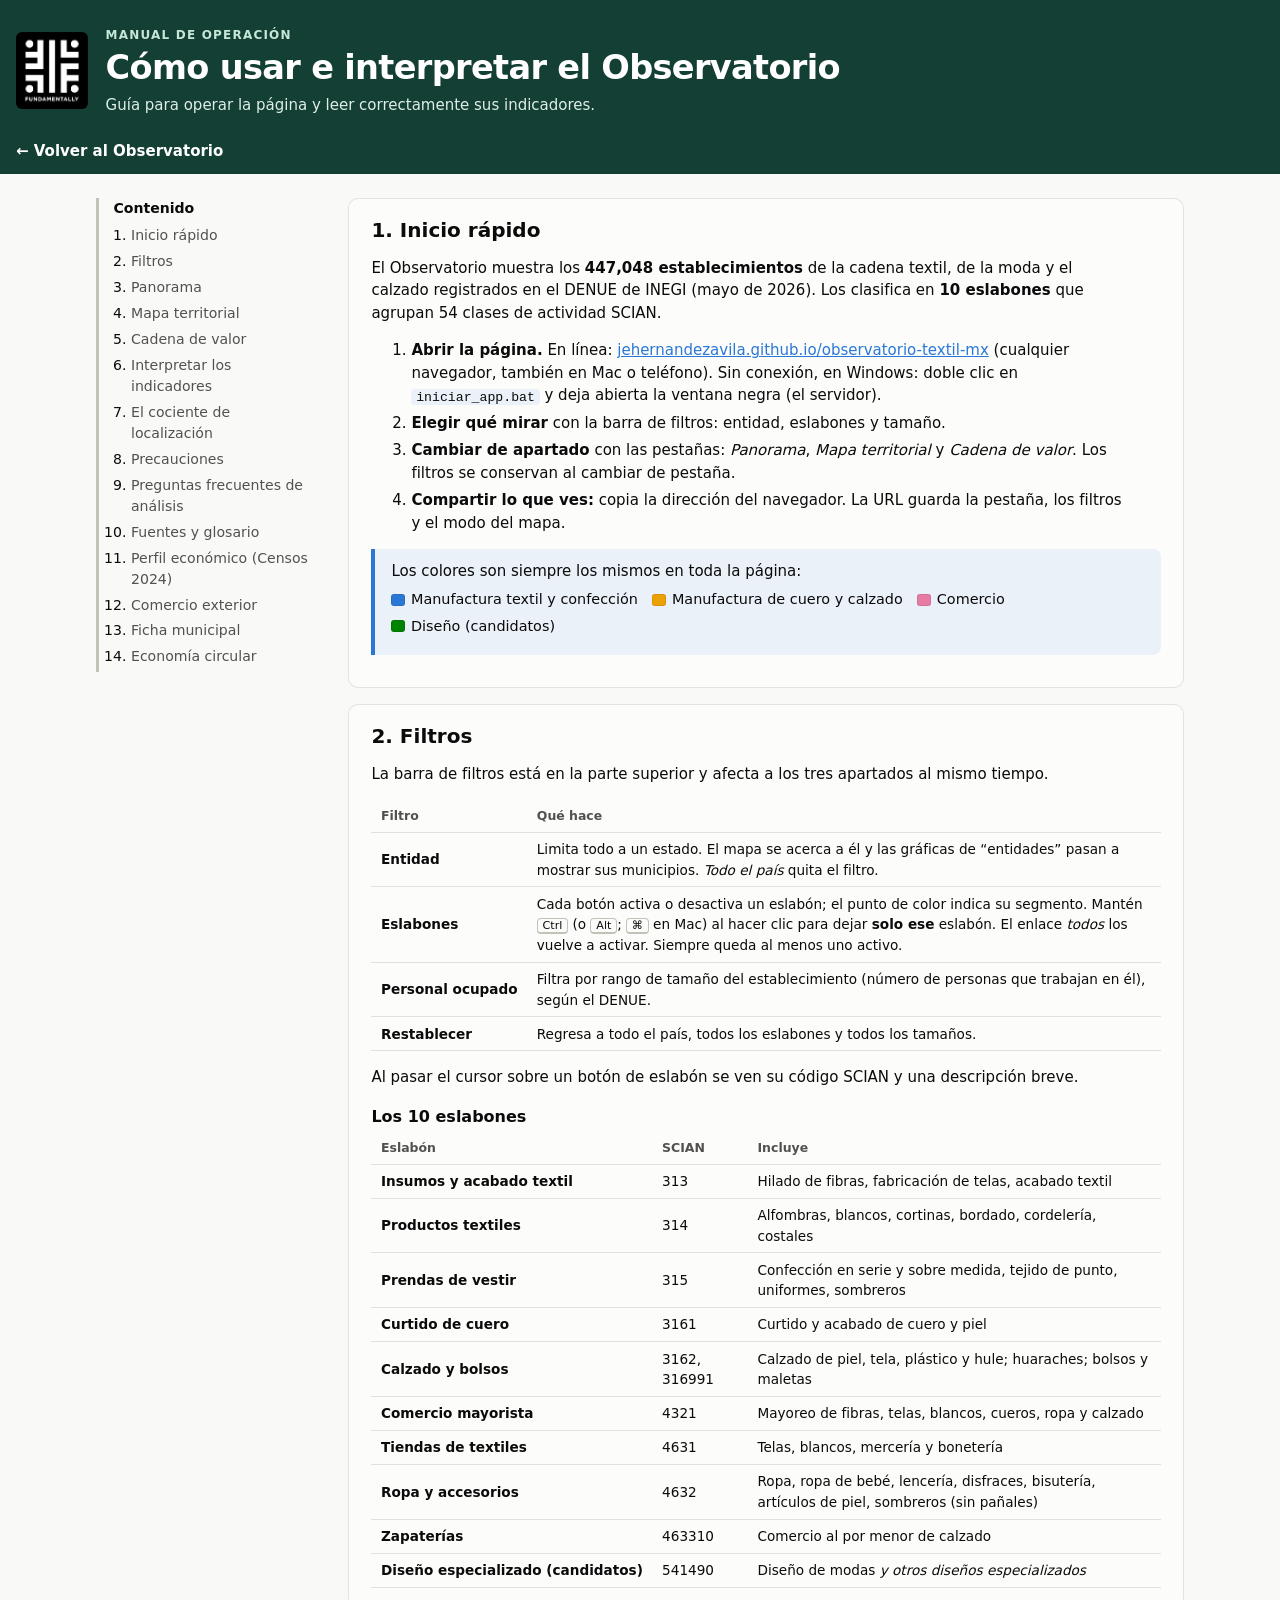
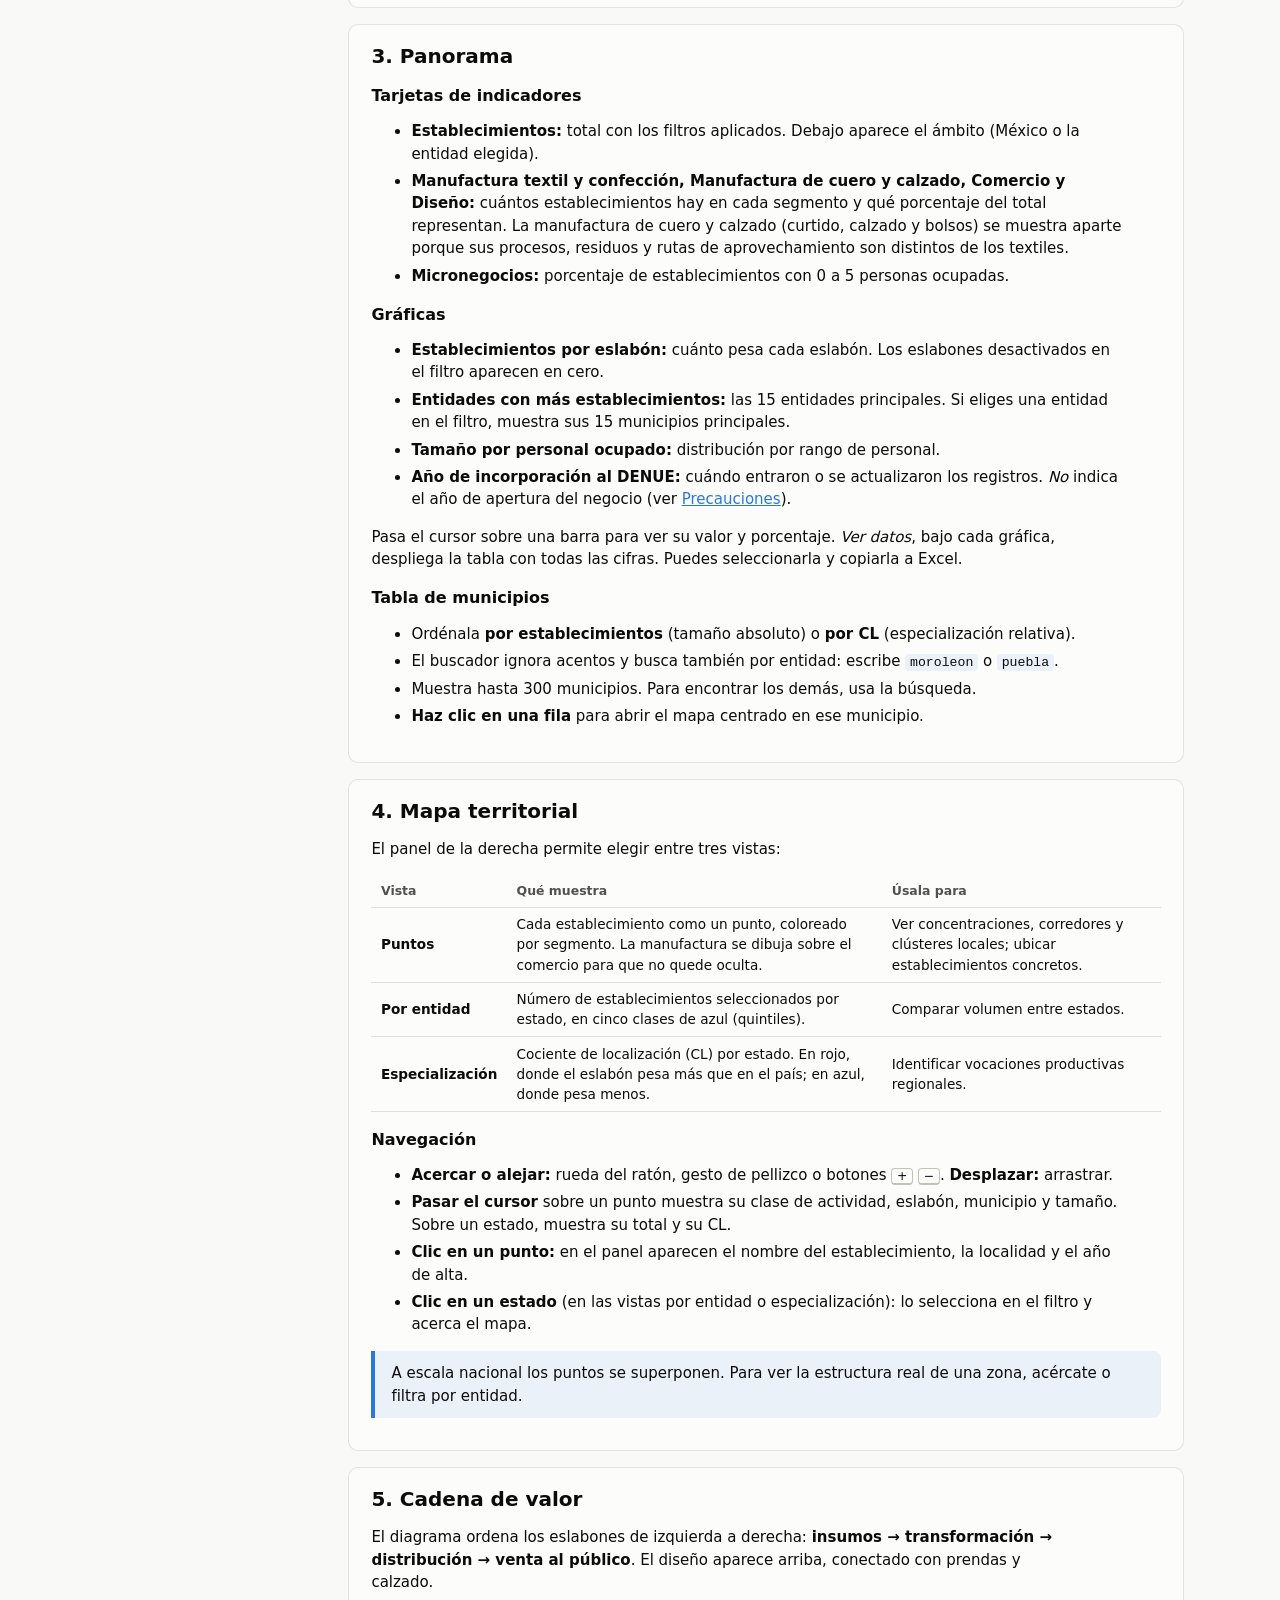
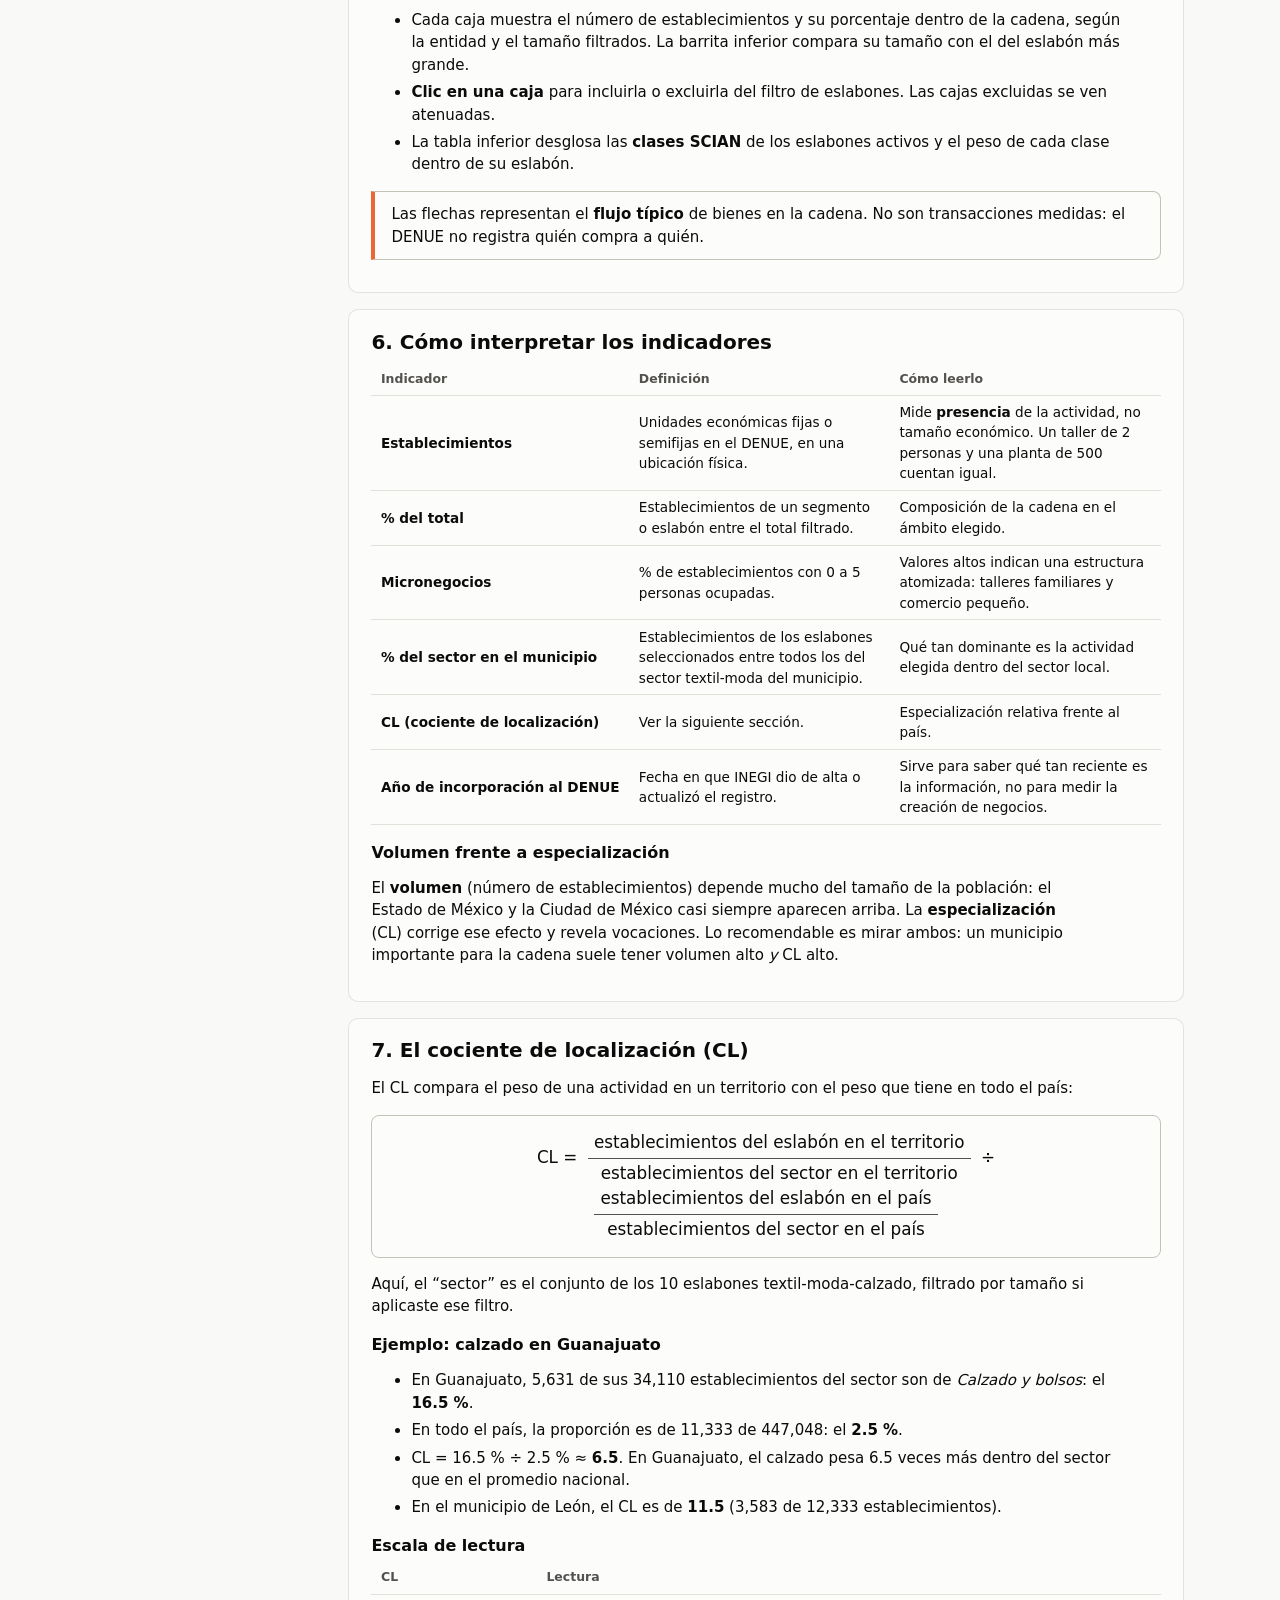
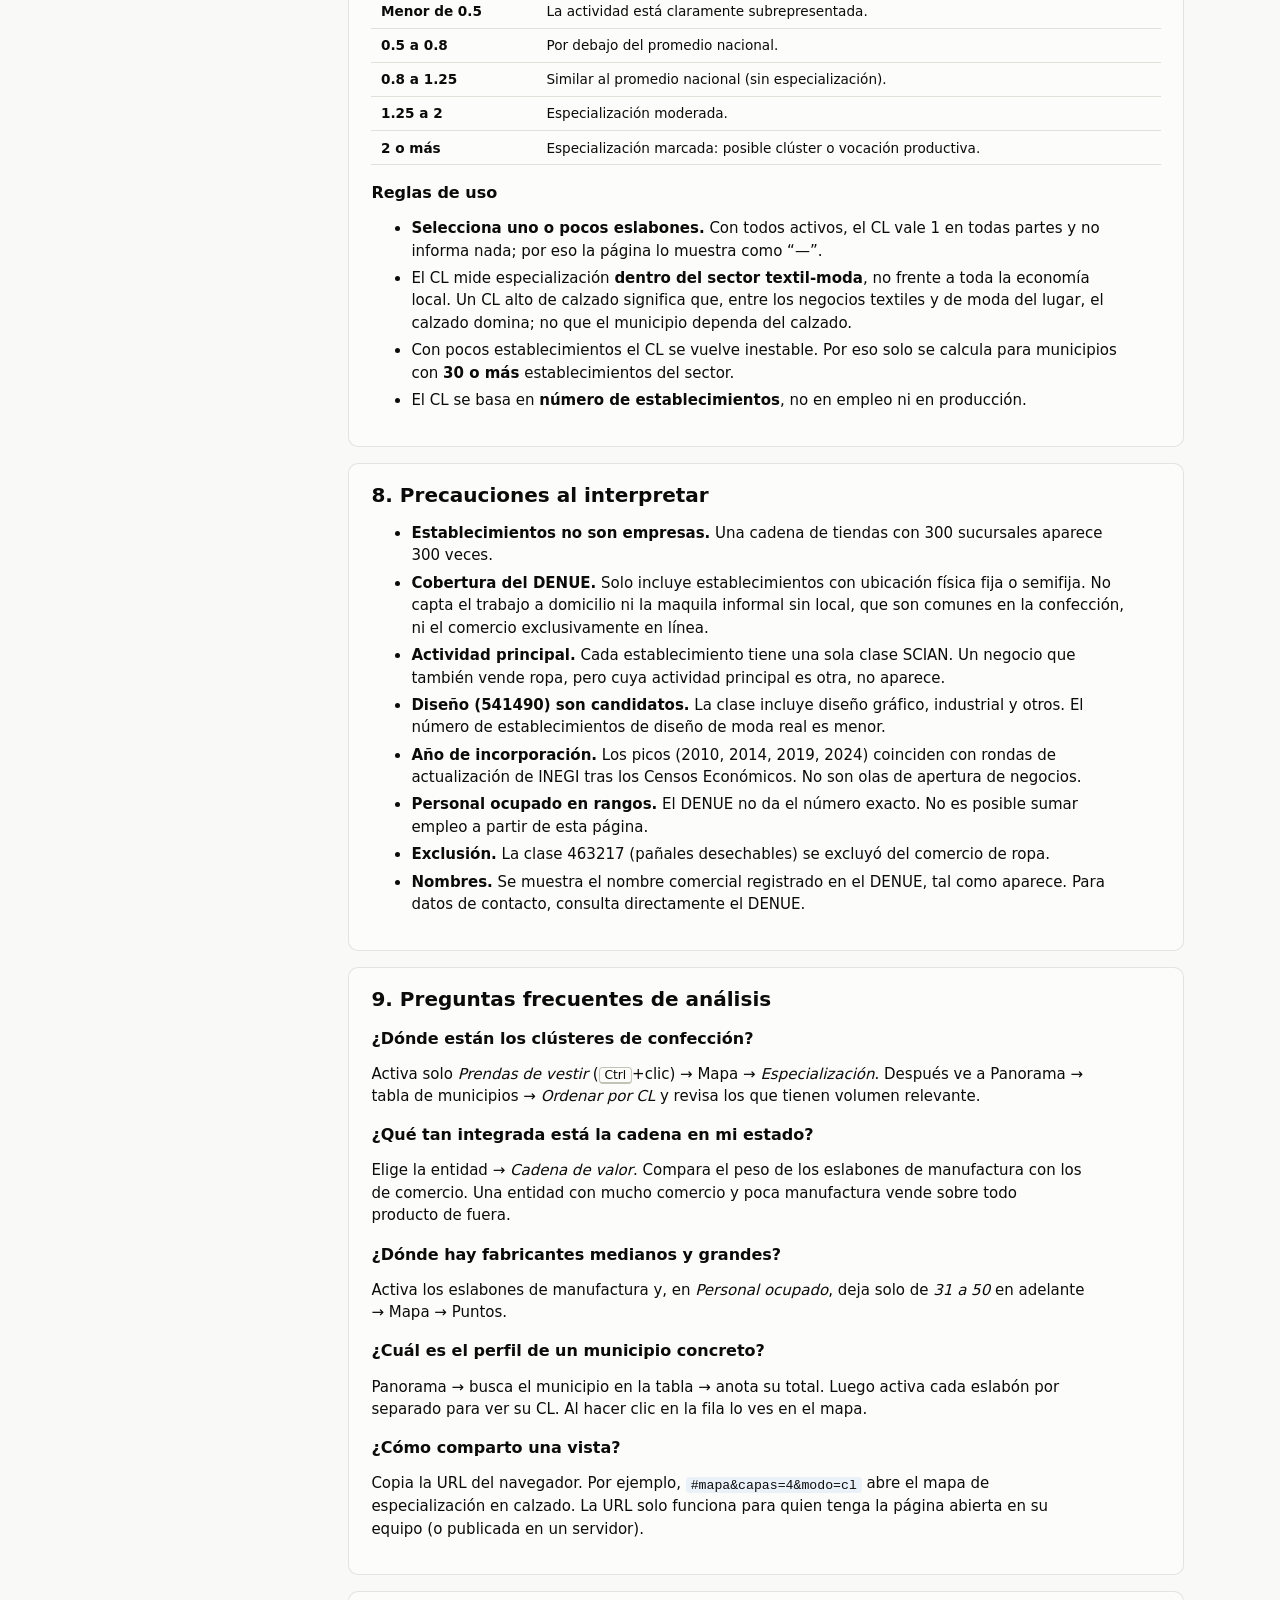
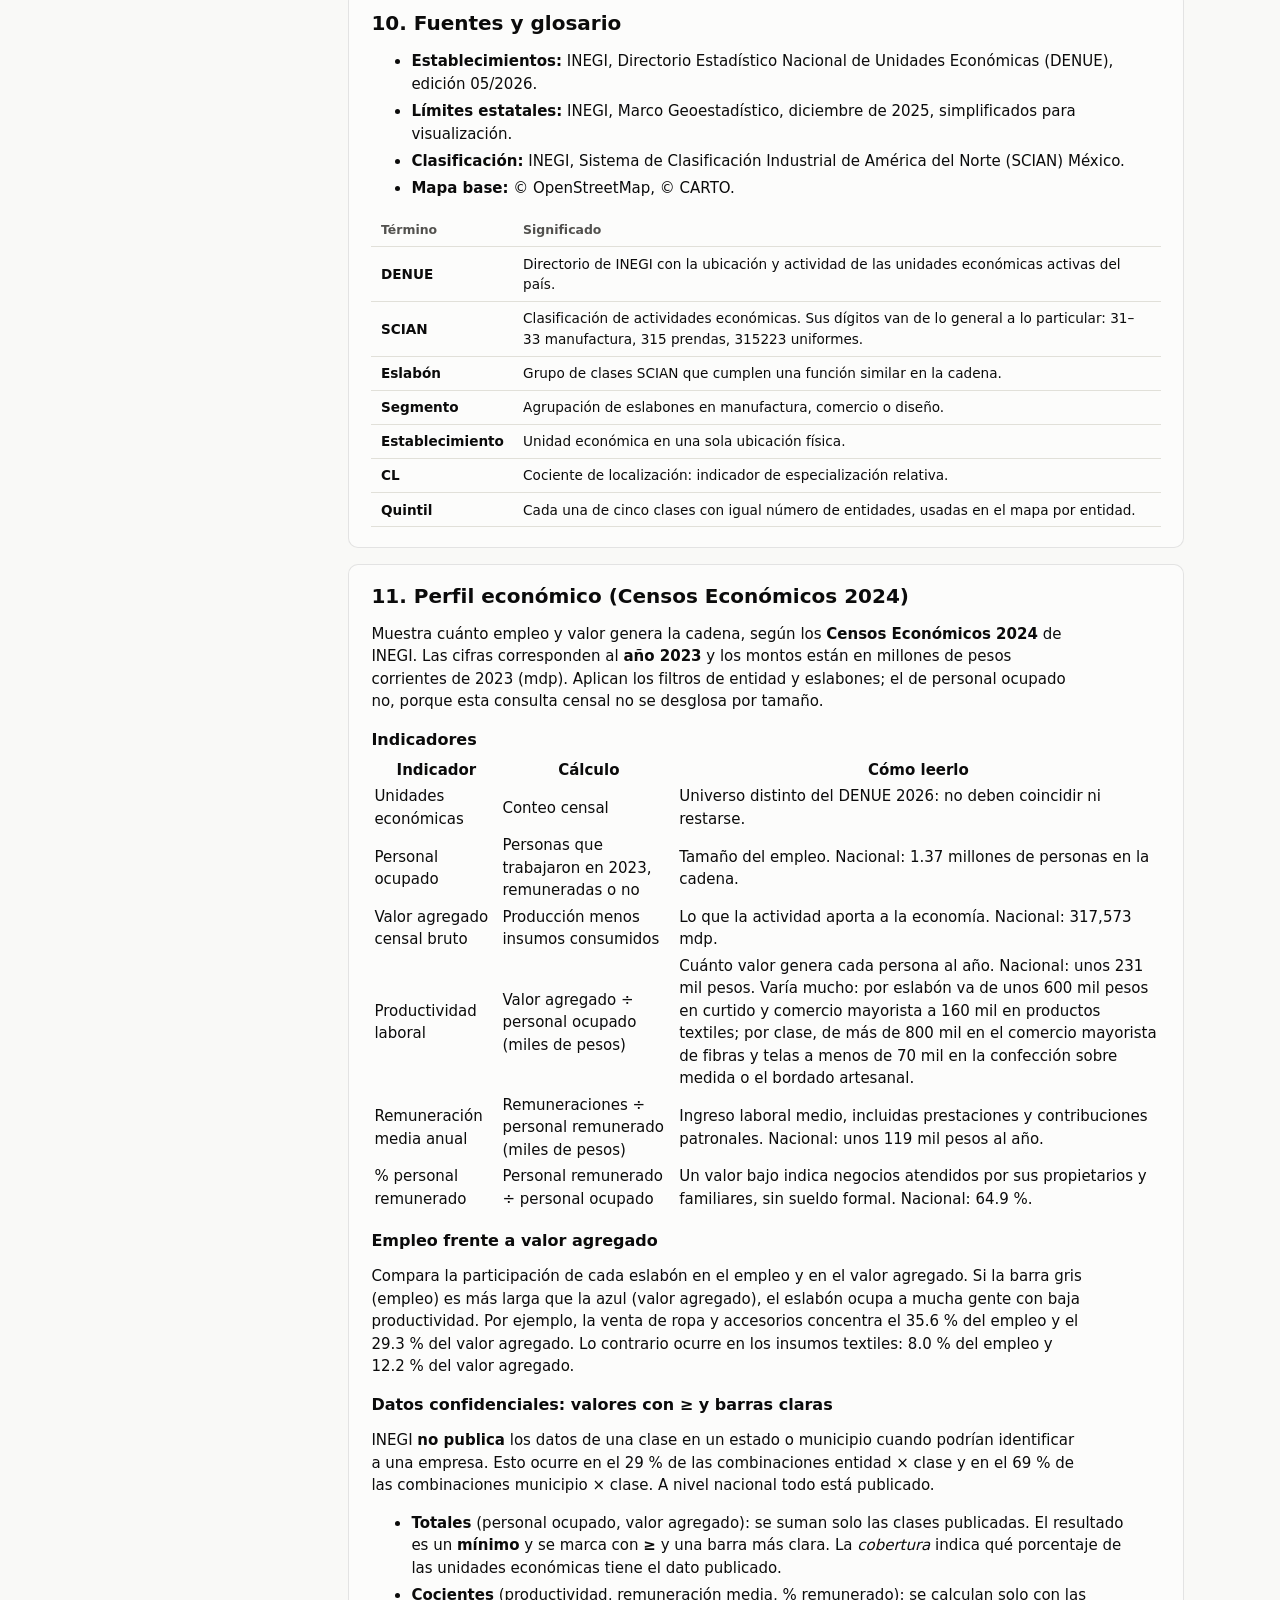
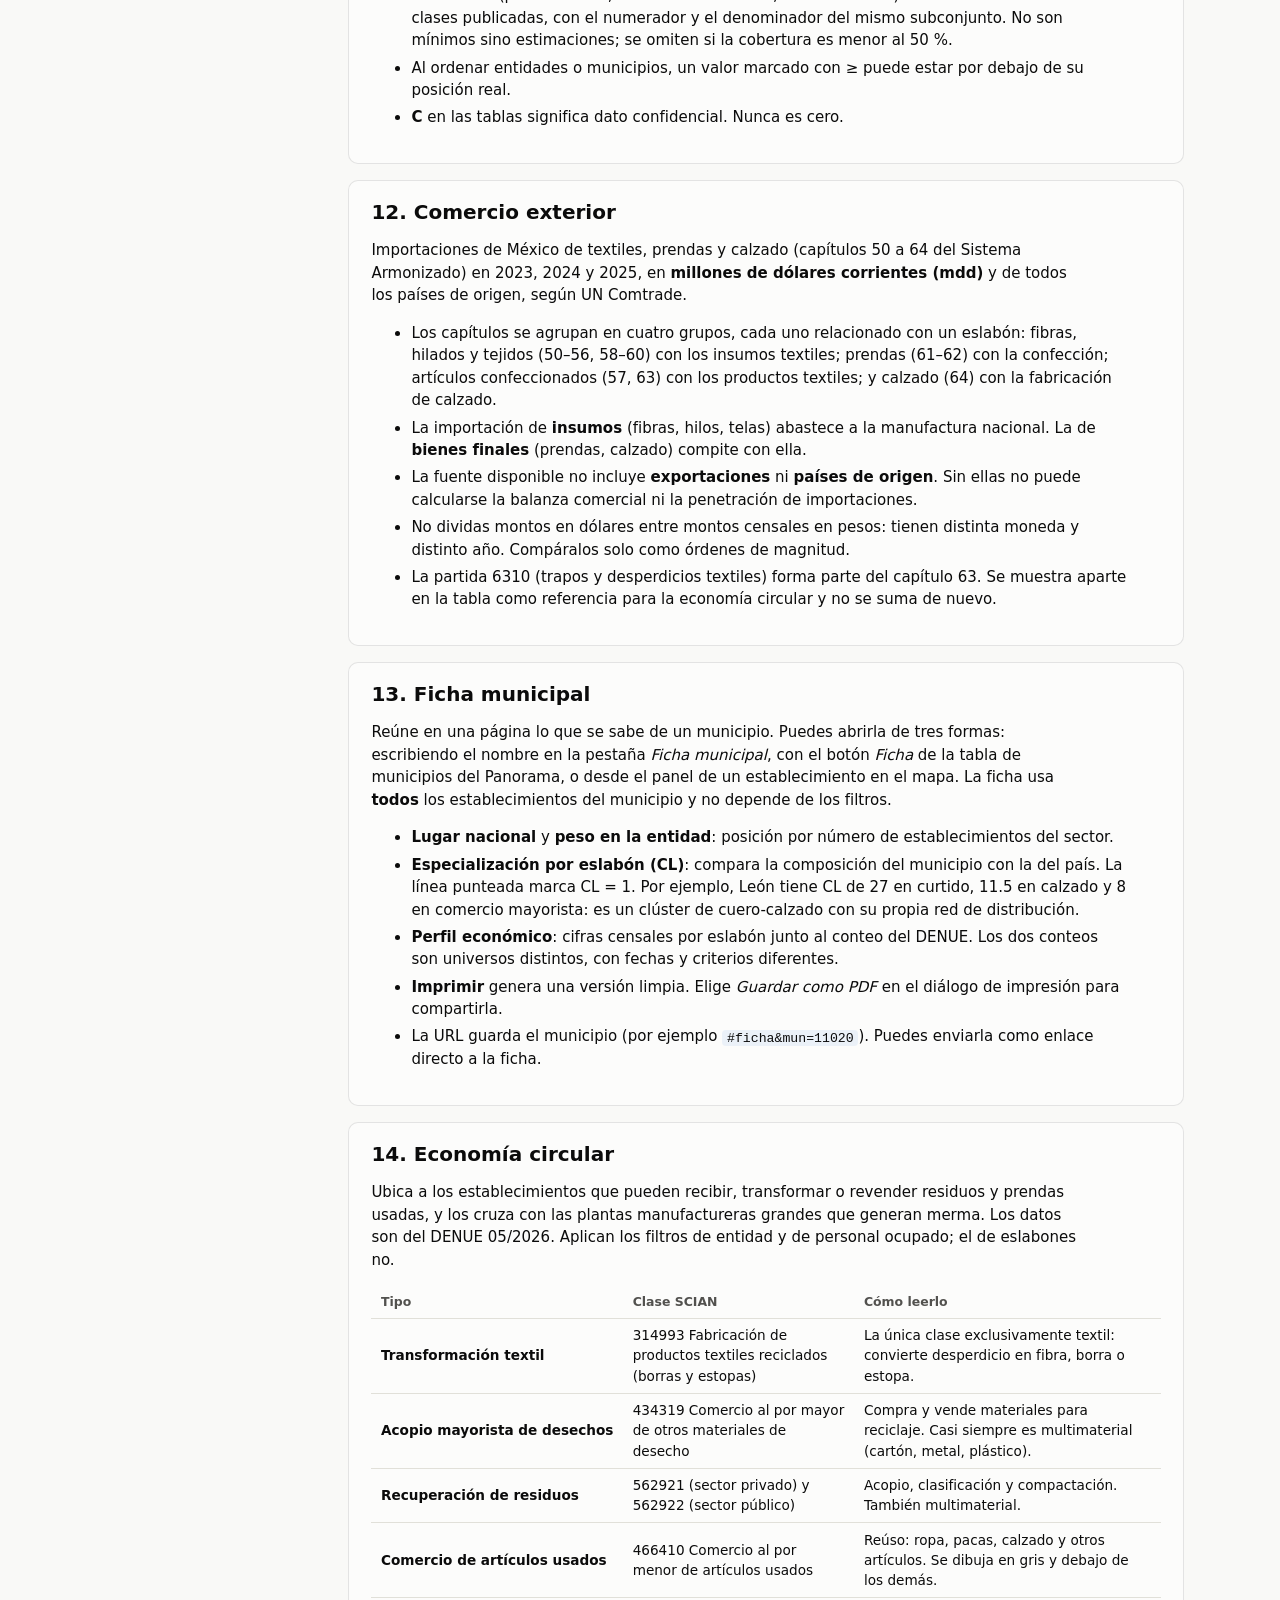
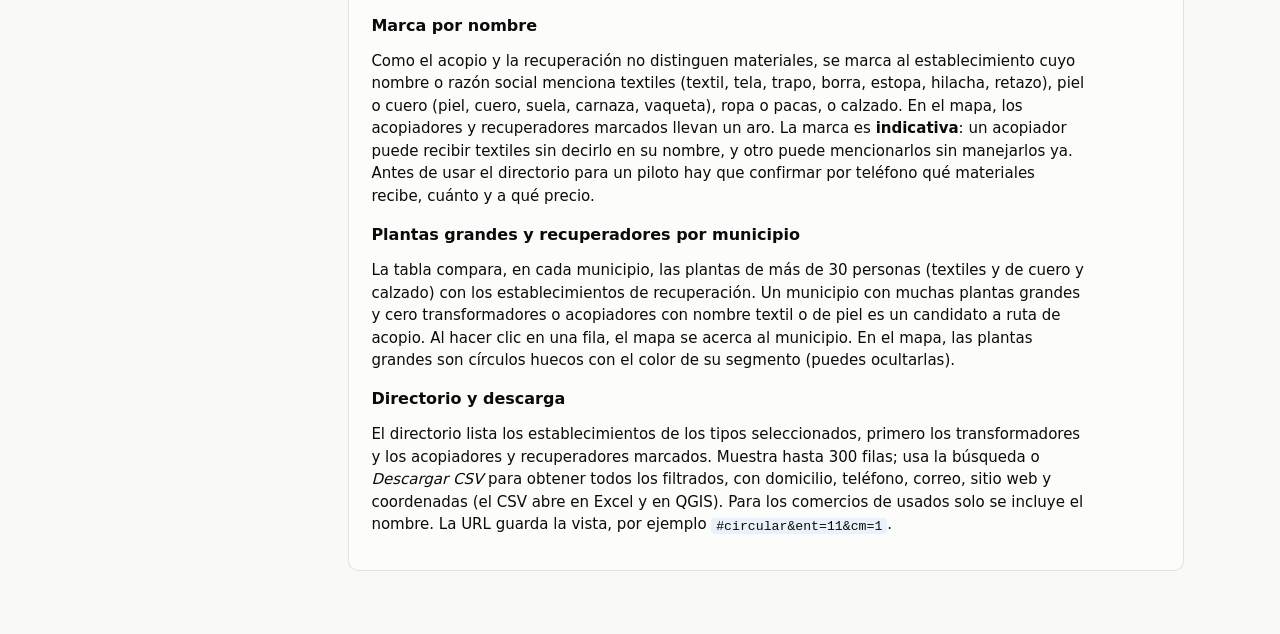
<file: web/ayuda.html>
<!doctype html>
<html lang="es">
<head>
<meta charset="utf-8">
<meta name="viewport" content="width=device-width, initial-scale=1">
<title>Ayuda · Observatorio Textil MX</title>
<meta name="description" content="Manual de operación del Observatorio Textil, Moda y Calzado MX e interpretación de sus indicadores.">
<link rel="stylesheet" href="styles.css">
<style>
  @media (max-width: 760px) { .ayuda .tabla { display: block; overflow-x: auto; } .ayuda { overflow-wrap: anywhere; } }
  .ayuda { max-width: 1120px; margin: 0 auto; padding: 1.5rem 16px 3rem; display: grid; grid-template-columns: 220px minmax(0, 1fr); gap: 2rem; align-items: start; }
  .indice { position: sticky; top: 1rem; font-size: .88rem; border-left: 3px solid var(--eje); padding-left: .9rem; }
  .indice p { margin: 0 0 .4rem; font-weight: 650; }
  .indice ol { margin: 0; padding-left: 1.1rem; }
  .indice li { margin: .3rem 0; }
  .indice a { color: var(--tinta-2); text-decoration: none; }
  .indice a:hover { color: var(--acento); text-decoration: underline; }
  .contenido { min-width: 0; }
  .contenido section { background: var(--superficie); border: 1px solid var(--borde); border-radius: 10px; padding: 1.2rem 1.4rem; margin-bottom: 1rem; scroll-margin-top: 1rem; }
  .contenido h2 { font-size: 1.25rem; margin-bottom: .6rem; }
  .contenido h3 { font-size: 1rem; margin: 1.1rem 0 .4rem; }
  .contenido p, .contenido li { max-width: 75ch; }
  .contenido li { margin: .3rem 0; }
  .contenido code { font-size: .88em; background: var(--lavado); padding: .05rem .3rem; border-radius: 4px; }
  .caja { border-left: 4px solid var(--acento); background: var(--lavado); padding: .7rem 1rem; border-radius: 0 8px 8px 0; margin: .8rem 0; }
  .caja.alerta { border-left-color: #eb6834; background: transparent; border: 1px solid var(--eje); border-left: 4px solid #eb6834; }
  .formula { font-size: 1.05rem; text-align: center; padding: .9rem; margin: .8rem 0; border: 1px solid var(--eje); border-radius: 8px; }
  .formula .frac { display: inline-flex; flex-direction: column; vertical-align: middle; text-align: center; margin: 0 .3rem; }
  .formula .frac span:first-child { border-bottom: 1px solid var(--tinta-2); padding: 0 .4rem .15rem; }
  .formula .frac span:last-child { padding: .15rem .4rem 0; }
  .tabla td { white-space: normal; }
  .tabla td:first-child { white-space: nowrap; font-weight: 600; }
  .muestras { display: flex; flex-wrap: wrap; gap: .3rem .9rem; margin: .4rem 0; font-size: .9rem; }
  .muestras span { display: inline-flex; align-items: center; gap: .35rem; }
  .muestras i { width: 14px; height: 12px; border-radius: 3px; display: inline-block; border: 1px solid var(--borde); }
  .volver { color: #fff; font-weight: 600; text-decoration: none; display: inline-block; padding: .7rem 0; }
  .volver:hover { text-decoration: underline; }
  kbd { font: inherit; font-size: .82em; border: 1px solid var(--eje); border-bottom-width: 2px; border-radius: 4px; padding: 0 .3rem; }
  @media (max-width: 820px) { .ayuda { grid-template-columns: 1fr; } .indice { position: static; } }
</style>
</head>
<body>
<header class="cabecera">
  <div class="cabecera-int">
    <span class="logo"><img src="img/fundamentally.png" alt="Fundamentally" width="601" height="645"></span>
    <div class="cabecera-txt">
    <p class="ceja">Manual de operación</p>
    <h1>Cómo usar e interpretar el Observatorio</h1>
    <p class="subt">Guía para operar la página y leer correctamente sus indicadores.</p>
    </div>
  </div>
  <nav class="pestanas"><a class="volver" href="index.html">← Volver al Observatorio</a></nav>
</header>

<div class="ayuda">
  <nav class="indice" aria-label="Contenido">
    <p>Contenido</p>
    <ol>
      <li><a href="#s-inicio">Inicio rápido</a></li>
      <li><a href="#s-filtros">Filtros</a></li>
      <li><a href="#s-panorama">Panorama</a></li>
      <li><a href="#s-mapa">Mapa territorial</a></li>
      <li><a href="#s-cadena">Cadena de valor</a></li>
      <li><a href="#s-indicadores">Interpretar los indicadores</a></li>
      <li><a href="#s-cl">El cociente de localización</a></li>
      <li><a href="#s-precauciones">Precauciones</a></li>
      <li><a href="#s-recetas">Preguntas frecuentes de análisis</a></li>
      <li><a href="#s-fuentes">Fuentes y glosario</a></li>
      <li><a href="#s-perfil">Perfil económico (Censos 2024)</a></li>
      <li><a href="#s-comercio">Comercio exterior</a></li>
      <li><a href="#s-ficha">Ficha municipal</a></li>
      <li><a href="#s-circular">Economía circular</a></li>
    </ol>
  </nav>

  <div class="contenido">

<section id="s-inicio">
  <h2>1. Inicio rápido</h2>
  <p>El Observatorio muestra los <strong>447,048 establecimientos</strong> de la cadena textil, de la moda y el calzado registrados en el DENUE de INEGI (mayo de 2026). Los clasifica en <strong>10 eslabones</strong> que agrupan 54 clases de actividad SCIAN.</p>
  <ol>
    <li><strong>Abrir la página.</strong> En línea: <a href="https://jehernandezavila.github.io/observatorio-textil-mx/">jehernandezavila.github.io/observatorio-textil-mx</a> (cualquier navegador, también en Mac o teléfono). Sin conexión, en Windows: doble clic en <code>iniciar_app.bat</code> y deja abierta la ventana negra (el servidor).</li>
    <li><strong>Elegir qué mirar</strong> con la barra de filtros: entidad, eslabones y tamaño.</li>
    <li><strong>Cambiar de apartado</strong> con las pestañas: <em>Panorama</em>, <em>Mapa territorial</em> y <em>Cadena de valor</em>. Los filtros se conservan al cambiar de pestaña.</li>
    <li><strong>Compartir lo que ves:</strong> copia la dirección del navegador. La URL guarda la pestaña, los filtros y el modo del mapa.</li>
  </ol>
  <div class="caja">Los colores son siempre los mismos en toda la página:
    <div class="muestras">
      <span><i style="background:var(--seg-0)"></i>Manufactura textil y confección</span>
      <span><i style="background:var(--seg-1)"></i>Manufactura de cuero y calzado</span>
      <span><i style="background:var(--seg-2)"></i>Comercio</span>
      <span><i style="background:var(--seg-3)"></i>Diseño (candidatos)</span>
    </div>
  </div>
</section>

<section id="s-filtros">
  <h2>2. Filtros</h2>
  <p>La barra de filtros está en la parte superior y afecta a los tres apartados al mismo tiempo.</p>
  <table class="tabla">
    <thead><tr><th>Filtro</th><th>Qué hace</th></tr></thead>
    <tbody>
      <tr><td>Entidad</td><td>Limita todo a un estado. El mapa se acerca a él y las gráficas de “entidades” pasan a mostrar sus municipios. <em>Todo el país</em> quita el filtro.</td></tr>
      <tr><td>Eslabones</td><td>Cada botón activa o desactiva un eslabón; el punto de color indica su segmento. Mantén <kbd>Ctrl</kbd> (o <kbd>Alt</kbd>; <kbd>⌘</kbd> en Mac) al hacer clic para dejar <strong>solo ese</strong> eslabón. El enlace <em>todos</em> los vuelve a activar. Siempre queda al menos uno activo.</td></tr>
      <tr><td>Personal ocupado</td><td>Filtra por rango de tamaño del establecimiento (número de personas que trabajan en él), según el DENUE.</td></tr>
      <tr><td>Restablecer</td><td>Regresa a todo el país, todos los eslabones y todos los tamaños.</td></tr>
    </tbody>
  </table>
  <p>Al pasar el cursor sobre un botón de eslabón se ven su código SCIAN y una descripción breve.</p>
  <h3>Los 10 eslabones</h3>
  <table class="tabla">
    <thead><tr><th>Eslabón</th><th>SCIAN</th><th>Incluye</th></tr></thead>
    <tbody>
      <tr><td>Insumos y acabado textil</td><td>313</td><td>Hilado de fibras, fabricación de telas, acabado textil</td></tr>
      <tr><td>Productos textiles</td><td>314</td><td>Alfombras, blancos, cortinas, bordado, cordelería, costales</td></tr>
      <tr><td>Prendas de vestir</td><td>315</td><td>Confección en serie y sobre medida, tejido de punto, uniformes, sombreros</td></tr>
      <tr><td>Curtido de cuero</td><td>3161</td><td>Curtido y acabado de cuero y piel</td></tr>
      <tr><td>Calzado y bolsos</td><td>3162, 316991</td><td>Calzado de piel, tela, plástico y hule; huaraches; bolsos y maletas</td></tr>
      <tr><td>Comercio mayorista</td><td>4321</td><td>Mayoreo de fibras, telas, blancos, cueros, ropa y calzado</td></tr>
      <tr><td>Tiendas de textiles</td><td>4631</td><td>Telas, blancos, mercería y bonetería</td></tr>
      <tr><td>Ropa y accesorios</td><td>4632</td><td>Ropa, ropa de bebé, lencería, disfraces, bisutería, artículos de piel, sombreros (sin pañales)</td></tr>
      <tr><td>Zapaterías</td><td>463310</td><td>Comercio al por menor de calzado</td></tr>
      <tr><td>Diseño especializado (candidatos)</td><td>541490</td><td>Diseño de modas <em>y otros diseños especializados</em></td></tr>
    </tbody>
  </table>
</section>

<section id="s-panorama">
  <h2>3. Panorama</h2>
  <h3>Tarjetas de indicadores</h3>
  <ul>
    <li><strong>Establecimientos:</strong> total con los filtros aplicados. Debajo aparece el ámbito (México o la entidad elegida).</li>
    <li><strong>Manufactura textil y confección, Manufactura de cuero y calzado, Comercio y Diseño:</strong> cuántos establecimientos hay en cada segmento y qué porcentaje del total representan. La manufactura de cuero y calzado (curtido, calzado y bolsos) se muestra aparte porque sus procesos, residuos y rutas de aprovechamiento son distintos de los textiles.</li>
    <li><strong>Micronegocios:</strong> porcentaje de establecimientos con 0 a 5 personas ocupadas.</li>
  </ul>
  <h3>Gráficas</h3>
  <ul>
    <li><strong>Establecimientos por eslabón:</strong> cuánto pesa cada eslabón. Los eslabones desactivados en el filtro aparecen en cero.</li>
    <li><strong>Entidades con más establecimientos:</strong> las 15 entidades principales. Si eliges una entidad en el filtro, muestra sus 15 municipios principales.</li>
    <li><strong>Tamaño por personal ocupado:</strong> distribución por rango de personal.</li>
    <li><strong>Año de incorporación al DENUE:</strong> cuándo entraron o se actualizaron los registros. <em>No</em> indica el año de apertura del negocio (ver <a href="#s-precauciones">Precauciones</a>).</li>
  </ul>
  <p>Pasa el cursor sobre una barra para ver su valor y porcentaje. <em>Ver datos</em>, bajo cada gráfica, despliega la tabla con todas las cifras. Puedes seleccionarla y copiarla a Excel.</p>
  <h3>Tabla de municipios</h3>
  <ul>
    <li>Ordénala <strong>por establecimientos</strong> (tamaño absoluto) o <strong>por CL</strong> (especialización relativa).</li>
    <li>El buscador ignora acentos y busca también por entidad: escribe <code>moroleon</code> o <code>puebla</code>.</li>
    <li>Muestra hasta 300 municipios. Para encontrar los demás, usa la búsqueda.</li>
    <li><strong>Haz clic en una fila</strong> para abrir el mapa centrado en ese municipio.</li>
  </ul>
</section>

<section id="s-mapa">
  <h2>4. Mapa territorial</h2>
  <p>El panel de la derecha permite elegir entre tres vistas:</p>
  <table class="tabla">
    <thead><tr><th>Vista</th><th>Qué muestra</th><th>Úsala para</th></tr></thead>
    <tbody>
      <tr><td>Puntos</td><td>Cada establecimiento como un punto, coloreado por segmento. La manufactura se dibuja sobre el comercio para que no quede oculta.</td><td>Ver concentraciones, corredores y clústeres locales; ubicar establecimientos concretos.</td></tr>
      <tr><td>Por entidad</td><td>Número de establecimientos seleccionados por estado, en cinco clases de azul (quintiles).</td><td>Comparar volumen entre estados.</td></tr>
      <tr><td>Especialización</td><td>Cociente de localización (CL) por estado. En rojo, donde el eslabón pesa más que en el país; en azul, donde pesa menos.</td><td>Identificar vocaciones productivas regionales.</td></tr>
    </tbody>
  </table>
  <h3>Navegación</h3>
  <ul>
    <li><strong>Acercar o alejar:</strong> rueda del ratón, gesto de pellizco o botones <kbd>+</kbd> <kbd>−</kbd>. <strong>Desplazar:</strong> arrastrar.</li>
    <li><strong>Pasar el cursor</strong> sobre un punto muestra su clase de actividad, eslabón, municipio y tamaño. Sobre un estado, muestra su total y su CL.</li>
    <li><strong>Clic en un punto:</strong> en el panel aparecen el nombre del establecimiento, la localidad y el año de alta.</li>
    <li><strong>Clic en un estado</strong> (en las vistas por entidad o especialización): lo selecciona en el filtro y acerca el mapa.</li>
  </ul>
  <div class="caja">A escala nacional los puntos se superponen. Para ver la estructura real de una zona, acércate o filtra por entidad.</div>
</section>

<section id="s-cadena">
  <h2>5. Cadena de valor</h2>
  <p>El diagrama ordena los eslabones de izquierda a derecha: <strong>insumos → transformación → distribución → venta al público</strong>. El diseño aparece arriba, conectado con prendas y calzado.</p>
  <ul>
    <li>Cada caja muestra el número de establecimientos y su porcentaje dentro de la cadena, según la entidad y el tamaño filtrados. La barrita inferior compara su tamaño con el del eslabón más grande.</li>
    <li><strong>Clic en una caja</strong> para incluirla o excluirla del filtro de eslabones. Las cajas excluidas se ven atenuadas.</li>
    <li>La tabla inferior desglosa las <strong>clases SCIAN</strong> de los eslabones activos y el peso de cada clase dentro de su eslabón.</li>
  </ul>
  <div class="caja alerta">Las flechas representan el <strong>flujo típico</strong> de bienes en la cadena. No son transacciones medidas: el DENUE no registra quién compra a quién.</div>
</section>

<section id="s-indicadores">
  <h2>6. Cómo interpretar los indicadores</h2>
  <table class="tabla">
    <thead><tr><th>Indicador</th><th>Definición</th><th>Cómo leerlo</th></tr></thead>
    <tbody>
      <tr><td>Establecimientos</td><td>Unidades económicas fijas o semifijas en el DENUE, en una ubicación física.</td><td>Mide <strong>presencia</strong> de la actividad, no tamaño económico. Un taller de 2 personas y una planta de 500 cuentan igual.</td></tr>
      <tr><td>% del total</td><td>Establecimientos de un segmento o eslabón entre el total filtrado.</td><td>Composición de la cadena en el ámbito elegido.</td></tr>
      <tr><td>Micronegocios</td><td>% de establecimientos con 0 a 5 personas ocupadas.</td><td>Valores altos indican una estructura atomizada: talleres familiares y comercio pequeño.</td></tr>
      <tr><td>% del sector en el municipio</td><td>Establecimientos de los eslabones seleccionados entre todos los del sector textil-moda del municipio.</td><td>Qué tan dominante es la actividad elegida dentro del sector local.</td></tr>
      <tr><td>CL (cociente de localización)</td><td>Ver la siguiente sección.</td><td>Especialización relativa frente al país.</td></tr>
      <tr><td>Año de incorporación al DENUE</td><td>Fecha en que INEGI dio de alta o actualizó el registro.</td><td>Sirve para saber qué tan reciente es la información, no para medir la creación de negocios.</td></tr>
    </tbody>
  </table>
  <h3>Volumen frente a especialización</h3>
  <p>El <strong>volumen</strong> (número de establecimientos) depende mucho del tamaño de la población: el Estado de México y la Ciudad de México casi siempre aparecen arriba. La <strong>especialización</strong> (CL) corrige ese efecto y revela vocaciones. Lo recomendable es mirar ambos: un municipio importante para la cadena suele tener volumen alto <em>y</em> CL alto.</p>
</section>

<section id="s-cl">
  <h2>7. El cociente de localización (CL)</h2>
  <p>El CL compara el peso de una actividad en un territorio con el peso que tiene en todo el país:</p>
  <div class="formula">
    CL =
    <span class="frac"><span>establecimientos del eslabón en el territorio</span><span>establecimientos del sector en el territorio</span></span>
    ÷
    <span class="frac"><span>establecimientos del eslabón en el país</span><span>establecimientos del sector en el país</span></span>
  </div>
  <p>Aquí, el “sector” es el conjunto de los 10 eslabones textil-moda-calzado, filtrado por tamaño si aplicaste ese filtro.</p>
  <h3>Ejemplo: calzado en Guanajuato</h3>
  <ul>
    <li>En Guanajuato, 5,631 de sus 34,110 establecimientos del sector son de <em>Calzado y bolsos</em>: el <strong>16.5 %</strong>.</li>
    <li>En todo el país, la proporción es de 11,333 de 447,048: el <strong>2.5 %</strong>.</li>
    <li>CL = 16.5 % ÷ 2.5 % ≈ <strong>6.5</strong>. En Guanajuato, el calzado pesa 6.5 veces más dentro del sector que en el promedio nacional.</li>
    <li>En el municipio de León, el CL es de <strong>11.5</strong> (3,583 de 12,333 establecimientos).</li>
  </ul>
  <h3>Escala de lectura</h3>
  <table class="tabla">
    <thead><tr><th>CL</th><th>Lectura</th></tr></thead>
    <tbody>
      <tr><td>Menor de 0.5</td><td>La actividad está claramente subrepresentada.</td></tr>
      <tr><td>0.5 a 0.8</td><td>Por debajo del promedio nacional.</td></tr>
      <tr><td>0.8 a 1.25</td><td>Similar al promedio nacional (sin especialización).</td></tr>
      <tr><td>1.25 a 2</td><td>Especialización moderada.</td></tr>
      <tr><td>2 o más</td><td>Especialización marcada: posible clúster o vocación productiva.</td></tr>
    </tbody>
  </table>
  <h3>Reglas de uso</h3>
  <ul>
    <li><strong>Selecciona uno o pocos eslabones.</strong> Con todos activos, el CL vale 1 en todas partes y no informa nada; por eso la página lo muestra como “—”.</li>
    <li>El CL mide especialización <strong>dentro del sector textil-moda</strong>, no frente a toda la economía local. Un CL alto de calzado significa que, entre los negocios textiles y de moda del lugar, el calzado domina; no que el municipio dependa del calzado.</li>
    <li>Con pocos establecimientos el CL se vuelve inestable. Por eso solo se calcula para municipios con <strong>30 o más</strong> establecimientos del sector.</li>
    <li>El CL se basa en <strong>número de establecimientos</strong>, no en empleo ni en producción.</li>
  </ul>
</section>

<section id="s-precauciones">
  <h2>8. Precauciones al interpretar</h2>
  <ul>
    <li><strong>Establecimientos no son empresas.</strong> Una cadena de tiendas con 300 sucursales aparece 300 veces.</li>
    <li><strong>Cobertura del DENUE.</strong> Solo incluye establecimientos con ubicación física fija o semifija. No capta el trabajo a domicilio ni la maquila informal sin local, que son comunes en la confección, ni el comercio exclusivamente en línea.</li>
    <li><strong>Actividad principal.</strong> Cada establecimiento tiene una sola clase SCIAN. Un negocio que también vende ropa, pero cuya actividad principal es otra, no aparece.</li>
    <li><strong>Diseño (541490) son candidatos.</strong> La clase incluye diseño gráfico, industrial y otros. El número de establecimientos de diseño de moda real es menor.</li>
    <li><strong>Año de incorporación.</strong> Los picos (2010, 2014, 2019, 2024) coinciden con rondas de actualización de INEGI tras los Censos Económicos. No son olas de apertura de negocios.</li>
    <li><strong>Personal ocupado en rangos.</strong> El DENUE no da el número exacto. No es posible sumar empleo a partir de esta página.</li>
    <li><strong>Exclusión.</strong> La clase 463217 (pañales desechables) se excluyó del comercio de ropa.</li>
    <li><strong>Nombres.</strong> Se muestra el nombre comercial registrado en el DENUE, tal como aparece. Para datos de contacto, consulta directamente el DENUE.</li>
  </ul>
</section>

<section id="s-recetas">
  <h2>9. Preguntas frecuentes de análisis</h2>
  <h3>¿Dónde están los clústeres de confección?</h3>
  <p>Activa solo <em>Prendas de vestir</em> (<kbd>Ctrl</kbd>+clic) → Mapa → <em>Especialización</em>. Después ve a Panorama → tabla de municipios → <em>Ordenar por CL</em> y revisa los que tienen volumen relevante.</p>
  <h3>¿Qué tan integrada está la cadena en mi estado?</h3>
  <p>Elige la entidad → <em>Cadena de valor</em>. Compara el peso de los eslabones de manufactura con los de comercio. Una entidad con mucho comercio y poca manufactura vende sobre todo producto de fuera.</p>
  <h3>¿Dónde hay fabricantes medianos y grandes?</h3>
  <p>Activa los eslabones de manufactura y, en <em>Personal ocupado</em>, deja solo de <em>31 a 50</em> en adelante → Mapa → Puntos.</p>
  <h3>¿Cuál es el perfil de un municipio concreto?</h3>
  <p>Panorama → busca el municipio en la tabla → anota su total. Luego activa cada eslabón por separado para ver su CL. Al hacer clic en la fila lo ves en el mapa.</p>
  <h3>¿Cómo comparto una vista?</h3>
  <p>Copia la URL del navegador. Por ejemplo, <code>#mapa&amp;capas=4&amp;modo=cl</code> abre el mapa de especialización en calzado. La URL solo funciona para quien tenga la página abierta en su equipo (o publicada en un servidor).</p>
</section>

<section id="s-fuentes">
  <h2>10. Fuentes y glosario</h2>
  <ul>
    <li><strong>Establecimientos:</strong> INEGI, Directorio Estadístico Nacional de Unidades Económicas (DENUE), edición 05/2026.</li>
    <li><strong>Límites estatales:</strong> INEGI, Marco Geoestadístico, diciembre de 2025, simplificados para visualización.</li>
    <li><strong>Clasificación:</strong> INEGI, Sistema de Clasificación Industrial de América del Norte (SCIAN) México.</li>
    <li><strong>Mapa base:</strong> © OpenStreetMap, © CARTO.</li>
  </ul>
  <table class="tabla">
    <thead><tr><th>Término</th><th>Significado</th></tr></thead>
    <tbody>
      <tr><td>DENUE</td><td>Directorio de INEGI con la ubicación y actividad de las unidades económicas activas del país.</td></tr>
      <tr><td>SCIAN</td><td>Clasificación de actividades económicas. Sus dígitos van de lo general a lo particular: 31–33 manufactura, 315 prendas, 315223 uniformes.</td></tr>
      <tr><td>Eslabón</td><td>Grupo de clases SCIAN que cumplen una función similar en la cadena.</td></tr>
      <tr><td>Segmento</td><td>Agrupación de eslabones en manufactura, comercio o diseño.</td></tr>
      <tr><td>Establecimiento</td><td>Unidad económica en una sola ubicación física.</td></tr>
      <tr><td>CL</td><td>Cociente de localización: indicador de especialización relativa.</td></tr>
      <tr><td>Quintil</td><td>Cada una de cinco clases con igual número de entidades, usadas en el mapa por entidad.</td></tr>
    </tbody>
  </table>
</section>

<section id="s-perfil">
  <h2>11. Perfil económico (Censos Económicos 2024)</h2>
  <p>Muestra cuánto empleo y valor genera la cadena, según los <strong>Censos Económicos 2024</strong> de INEGI. Las cifras corresponden al <strong>año 2023</strong> y los montos están en millones de pesos corrientes de 2023 (mdp). Aplican los filtros de entidad y eslabones; el de personal ocupado no, porque esta consulta censal no se desglosa por tamaño.</p>
  <h3>Indicadores</h3>
  <table>
    <thead><tr><th>Indicador</th><th>Cálculo</th><th>Cómo leerlo</th></tr></thead>
    <tbody>
      <tr><td>Unidades económicas</td><td>Conteo censal</td><td>Universo distinto del DENUE 2026: no deben coincidir ni restarse.</td></tr>
      <tr><td>Personal ocupado</td><td>Personas que trabajaron en 2023, remuneradas o no</td><td>Tamaño del empleo. Nacional: 1.37 millones de personas en la cadena.</td></tr>
      <tr><td>Valor agregado censal bruto</td><td>Producción menos insumos consumidos</td><td>Lo que la actividad aporta a la economía. Nacional: 317,573 mdp.</td></tr>
      <tr><td>Productividad laboral</td><td>Valor agregado ÷ personal ocupado (miles de pesos)</td><td>Cuánto valor genera cada persona al año. Nacional: unos 231 mil pesos. Varía mucho: por eslabón va de unos 600 mil pesos en curtido y comercio mayorista a 160 mil en productos textiles; por clase, de más de 800 mil en el comercio mayorista de fibras y telas a menos de 70 mil en la confección sobre medida o el bordado artesanal.</td></tr>
      <tr><td>Remuneración media anual</td><td>Remuneraciones ÷ personal remunerado (miles de pesos)</td><td>Ingreso laboral medio, incluidas prestaciones y contribuciones patronales. Nacional: unos 119 mil pesos al año.</td></tr>
      <tr><td>% personal remunerado</td><td>Personal remunerado ÷ personal ocupado</td><td>Un valor bajo indica negocios atendidos por sus propietarios y familiares, sin sueldo formal. Nacional: 64.9 %.</td></tr>
    </tbody>
  </table>
  <h3>Empleo frente a valor agregado</h3>
  <p>Compara la participación de cada eslabón en el empleo y en el valor agregado. Si la barra gris (empleo) es más larga que la azul (valor agregado), el eslabón ocupa a mucha gente con baja productividad. Por ejemplo, la venta de ropa y accesorios concentra el 35.6 % del empleo y el 29.3 % del valor agregado. Lo contrario ocurre en los insumos textiles: 8.0 % del empleo y 12.2 % del valor agregado.</p>
  <h3>Datos confidenciales: valores con ≥ y barras claras</h3>
  <p>INEGI <strong>no publica</strong> los datos de una clase en un estado o municipio cuando podrían identificar a una empresa. Esto ocurre en el 29 % de las combinaciones entidad × clase y en el 69 % de las combinaciones municipio × clase. A nivel nacional todo está publicado.</p>
  <ul>
    <li><strong>Totales</strong> (personal ocupado, valor agregado): se suman solo las clases publicadas. El resultado es un <strong>mínimo</strong> y se marca con <strong>≥</strong> y una barra más clara. La <em>cobertura</em> indica qué porcentaje de las unidades económicas tiene el dato publicado.</li>
    <li><strong>Cocientes</strong> (productividad, remuneración media, % remunerado): se calculan solo con las clases publicadas, con el numerador y el denominador del mismo subconjunto. No son mínimos sino estimaciones; se omiten si la cobertura es menor al 50 %.</li>
    <li>Al ordenar entidades o municipios, un valor marcado con ≥ puede estar por debajo de su posición real.</li>
    <li><strong>C</strong> en las tablas significa dato confidencial. Nunca es cero.</li>
  </ul>
</section>

<section id="s-comercio">
  <h2>12. Comercio exterior</h2>
  <p>Importaciones de México de textiles, prendas y calzado (capítulos 50 a 64 del Sistema Armonizado) en 2023, 2024 y 2025, en <strong>millones de dólares corrientes (mdd)</strong> y de todos los países de origen, según UN Comtrade.</p>
  <ul>
    <li>Los capítulos se agrupan en cuatro grupos, cada uno relacionado con un eslabón: fibras, hilados y tejidos (50–56, 58–60) con los insumos textiles; prendas (61–62) con la confección; artículos confeccionados (57, 63) con los productos textiles; y calzado (64) con la fabricación de calzado.</li>
    <li>La importación de <strong>insumos</strong> (fibras, hilos, telas) abastece a la manufactura nacional. La de <strong>bienes finales</strong> (prendas, calzado) compite con ella.</li>
    <li>La fuente disponible no incluye <strong>exportaciones</strong> ni <strong>países de origen</strong>. Sin ellas no puede calcularse la balanza comercial ni la penetración de importaciones.</li>
    <li>No dividas montos en dólares entre montos censales en pesos: tienen distinta moneda y distinto año. Compáralos solo como órdenes de magnitud.</li>
    <li>La partida 6310 (trapos y desperdicios textiles) forma parte del capítulo 63. Se muestra aparte en la tabla como referencia para la economía circular y no se suma de nuevo.</li>
  </ul>
</section>

<section id="s-ficha">
  <h2>13. Ficha municipal</h2>
  <p>Reúne en una página lo que se sabe de un municipio. Puedes abrirla de tres formas: escribiendo el nombre en la pestaña <em>Ficha municipal</em>, con el botón <em>Ficha</em> de la tabla de municipios del Panorama, o desde el panel de un establecimiento en el mapa. La ficha usa <strong>todos</strong> los establecimientos del municipio y no depende de los filtros.</p>
  <ul>
    <li><strong>Lugar nacional</strong> y <strong>peso en la entidad</strong>: posición por número de establecimientos del sector.</li>
    <li><strong>Especialización por eslabón (CL)</strong>: compara la composición del municipio con la del país. La línea punteada marca CL = 1. Por ejemplo, León tiene CL de 27 en curtido, 11.5 en calzado y 8 en comercio mayorista: es un clúster de cuero-calzado con su propia red de distribución.</li>
    <li><strong>Perfil económico</strong>: cifras censales por eslabón junto al conteo del DENUE. Los dos conteos son universos distintos, con fechas y criterios diferentes.</li>
    <li><strong>Imprimir</strong> genera una versión limpia. Elige <em>Guardar como PDF</em> en el diálogo de impresión para compartirla.</li>
    <li>La URL guarda el municipio (por ejemplo <code>#ficha&amp;mun=11020</code>). Puedes enviarla como enlace directo a la ficha.</li>
  </ul>
</section>

<section id="s-circular">
  <h2>14. Economía circular</h2>
  <p>Ubica a los establecimientos que pueden recibir, transformar o revender residuos y prendas usadas, y los cruza con las plantas manufactureras grandes que generan merma. Los datos son del DENUE 05/2026. Aplican los filtros de entidad y de personal ocupado; el de eslabones no.</p>
  <table class="tabla">
    <thead><tr><th>Tipo</th><th>Clase SCIAN</th><th>Cómo leerlo</th></tr></thead>
    <tbody>
      <tr><td>Transformación textil</td><td>314993 Fabricación de productos textiles reciclados (borras y estopas)</td><td>La única clase exclusivamente textil: convierte desperdicio en fibra, borra o estopa.</td></tr>
      <tr><td>Acopio mayorista de desechos</td><td>434319 Comercio al por mayor de otros materiales de desecho</td><td>Compra y vende materiales para reciclaje. Casi siempre es multimaterial (cartón, metal, plástico).</td></tr>
      <tr><td>Recuperación de residuos</td><td>562921 (sector privado) y 562922 (sector público)</td><td>Acopio, clasificación y compactación. También multimaterial.</td></tr>
      <tr><td>Comercio de artículos usados</td><td>466410 Comercio al por menor de artículos usados</td><td>Reúso: ropa, pacas, calzado y otros artículos. Se dibuja en gris y debajo de los demás.</td></tr>
    </tbody>
  </table>
  <h3>Marca por nombre</h3>
  <p>Como el acopio y la recuperación no distinguen materiales, se marca al establecimiento cuyo nombre o razón social menciona textiles (textil, tela, trapo, borra, estopa, hilacha, retazo), piel o cuero (piel, cuero, suela, carnaza, vaqueta), ropa o pacas, o calzado. En el mapa, los acopiadores y recuperadores marcados llevan un aro. La marca es <strong>indicativa</strong>: un acopiador puede recibir textiles sin decirlo en su nombre, y otro puede mencionarlos sin manejarlos ya. Antes de usar el directorio para un piloto hay que confirmar por teléfono qué materiales recibe, cuánto y a qué precio.</p>
  <h3>Plantas grandes y recuperadores por municipio</h3>
  <p>La tabla compara, en cada municipio, las plantas de más de 30 personas (textiles y de cuero y calzado) con los establecimientos de recuperación. Un municipio con muchas plantas grandes y cero transformadores o acopiadores con nombre textil o de piel es un candidato a ruta de acopio. Al hacer clic en una fila, el mapa se acerca al municipio. En el mapa, las plantas grandes son círculos huecos con el color de su segmento (puedes ocultarlas).</p>
  <h3>Directorio y descarga</h3>
  <p>El directorio lista los establecimientos de los tipos seleccionados, primero los transformadores y los acopiadores y recuperadores marcados. Muestra hasta 300 filas; usa la búsqueda o <em>Descargar CSV</em> para obtener todos los filtrados, con domicilio, teléfono, correo, sitio web y coordenadas (el CSV abre en Excel y en QGIS). Para los comercios de usados solo se incluye el nombre. La URL guarda la vista, por ejemplo <code>#circular&amp;ent=11&amp;cm=1</code>.</p>
</section>



  </div>
</div>
</body>
</html>
</file>
<file: web/styles.css>
:root {
  color-scheme: light;
  --plano: #f9f9f7;
  --superficie: #fcfcfb;
  --tinta: #0b0b0b;
  --tinta-2: #52514e;
  --tenue: #898781;
  --reticula: #e1e0d9;
  --eje: #c3c2b7;
  --borde: rgba(11, 11, 11, 0.10);
  --acento: #2a78d6;
  --cab-fondo: #143f35;
  --cab-tinta: #ffffff;
  --cab-tenue: #c6e7d7;
  --seg-0: #2a78d6;   /* manufactura textil y confección */
  --seg-1: #eda100;   /* manufactura de cuero y calzado */
  --seg-2: #e87ba4;   /* comercio */
  --seg-3: #008300;   /* diseño */
  --barra: #5b6670;   /* serie única neutra */
  --lavado: rgba(42, 120, 214, 0.08);
}
@media (prefers-color-scheme: dark) {
  :root:not([data-theme="light"]) {
    color-scheme: dark;
    --plano: #0d0d0d;
    --superficie: #1a1a19;
    --tinta: #f0efec;
    --tinta-2: #c3c2b7;
    --tenue: #898781;
    --reticula: #2c2c2a;
    --eje: #383835;
    --borde: rgba(255, 255, 255, 0.10);
    --acento: #3987e5;
    --cab-fondo: #10302a;
    --seg-0: #3987e5;
    --seg-1: #c98500;
    --seg-2: #d55181;
    --seg-3: #008300;
    --barra: #9aa3ab;
    --lavado: rgba(57, 135, 229, 0.12);
  }
}
:root[data-theme="dark"] {
  color-scheme: dark;
  --plano: #0d0d0d;
  --superficie: #1a1a19;
  --tinta: #f0efec;
  --tinta-2: #c3c2b7;
  --tenue: #898781;
  --reticula: #2c2c2a;
  --eje: #383835;
  --borde: rgba(255, 255, 255, 0.10);
  --acento: #3987e5;
  --cab-fondo: #10302a;
  --seg-0: #3987e5;
  --seg-1: #c98500;
  --seg-2: #d55181;
  --seg-3: #008300;
  --barra: #9aa3ab;
  --lavado: rgba(57, 135, 229, 0.12);
}

* { box-sizing: border-box; }
html, body { margin: 0; }
body {
  background: var(--plano);
  color: var(--tinta);
  font: 15px/1.5 system-ui, -apple-system, "Segoe UI", sans-serif;
}
h1, h2, h3 { margin: 0; line-height: 1.2; }
h2 { font-size: 1.02rem; font-weight: 650; }
.nota { color: var(--tinta-2); font-size: .85rem; margin: .3rem 0 .7rem; }
a { color: var(--acento); }

/* Cabecera */
.cabecera { background: var(--cab-fondo); color: var(--cab-tinta); }
.cabecera-int { max-width: 1320px; margin: 0 auto; padding: 1.6rem 16px .8rem; display: flex; gap: 1.1rem; align-items: center; }
.cabecera-txt { min-width: 0; }
.logo { flex: none; display: block; line-height: 0; }
.logo img { width: 72px; height: auto; border-radius: 6px; }
@media (max-width: 560px) { .logo img { width: 52px; } .cabecera-int { gap: .8rem; } }
.ceja { margin: 0; color: var(--cab-tenue); font-size: .75rem; font-weight: 700; letter-spacing: .1em; text-transform: uppercase; }
.cabecera h1 { font-size: clamp(1.4rem, 3.4vw, 2.1rem); margin: .3rem 0; letter-spacing: -.02em; }
.subt { margin: 0; color: #dfeee8; max-width: 60ch; }
.pestanas { max-width: 1320px; margin: 0 auto; padding: 0 16px; display: flex; gap: .25rem; overflow-x: auto; }
.pestanas button {
  background: none; border: 0; color: #cfe3db; font: inherit; font-weight: 600;
  padding: .7rem .9rem; border-bottom: 3px solid transparent; cursor: pointer; white-space: nowrap;
}
.pestanas button[aria-selected="true"] { color: #fff; border-bottom-color: #8fd3b7; }
.pestanas button:focus-visible { outline: 2px solid #fff; outline-offset: -2px; }
.ayuda-enlace { margin-left: auto; color: #cfe3db; font-weight: 600; padding: .7rem .9rem; white-space: nowrap; text-decoration: none; }
.ayuda-enlace::before { content: "?"; display: inline-grid; place-items: center; width: 1.2em; height: 1.2em; margin-right: .4rem; border: 1.5px solid currentColor; border-radius: 50%; font-size: .8em; }
.ayuda-enlace:hover { color: #fff; text-decoration: underline; }

/* Filtros */
.filtros {
  position: sticky; top: 0; z-index: 20;
  background: var(--superficie); border-bottom: 1px solid var(--borde);
  display: flex; flex-wrap: wrap; gap: .8rem 1.4rem; align-items: flex-end;
  padding: .7rem max(16px, calc((100vw - 1320px) / 2 + 16px));
}
.filtro { display: flex; flex-direction: column; gap: .3rem; min-width: 0; }
.filtro-ancho { flex: 1 1 520px; }
.filtro label, .flabel { font-size: .75rem; font-weight: 650; color: var(--tinta-2); text-transform: uppercase; letter-spacing: .05em; }
select, input[type="search"] {
  font: inherit; font-size: .9rem; color: var(--tinta); background: var(--superficie);
  border: 1px solid var(--eje); border-radius: 6px; padding: .35rem .5rem; max-width: 100%;
}
.chips { display: flex; flex-wrap: wrap; gap: .3rem; }
.chip {
  display: inline-flex; align-items: center; gap: .35rem;
  font: inherit; font-size: .8rem; color: var(--tinta-2);
  background: transparent; border: 1px solid var(--eje); border-radius: 999px;
  padding: .18rem .6rem; cursor: pointer;
}
.chip .punto { width: 8px; height: 8px; border-radius: 50%; flex: none; opacity: .35; }
.chip[aria-pressed="true"] { color: var(--tinta); border-color: var(--tinta-2); background: var(--lavado); }
.chip[aria-pressed="true"] .punto { opacity: 1; }
.chip:focus-visible, button:focus-visible, select:focus-visible, input:focus-visible { outline: 2px solid var(--acento); outline-offset: 2px; }
.enlace { background: none; border: 0; color: var(--acento); font: inherit; font-size: .75rem; text-transform: none; letter-spacing: 0; cursor: pointer; padding: 0 0 0 .3rem; text-decoration: underline; }
.boton-sec { font: inherit; font-size: .85rem; background: transparent; color: var(--tinta); border: 1px solid var(--eje); border-radius: 6px; padding: .35rem .8rem; cursor: pointer; }

main { max-width: 1320px; margin: 0 auto; padding: 1rem 16px 2rem; }
.cargando { padding: 3rem 0; text-align: center; color: var(--tinta-2); }

/* KPIs */
.kpis { display: grid; grid-template-columns: repeat(auto-fit, minmax(170px, 1fr)); gap: .8rem; margin-bottom: 1rem; }
.kpi { background: var(--superficie); border: 1px solid var(--borde); border-radius: 10px; padding: .8rem 1rem; }
.kpi .etq { font-size: .82rem; color: var(--tinta-2); display: flex; align-items: center; gap: .4rem; }
.kpi .etq .punto { width: 8px; height: 8px; border-radius: 50%; }
.kpi .val { font-size: 1.7rem; font-weight: 650; margin-top: .15rem; letter-spacing: -.01em; }
.kpi .sub { font-size: .8rem; color: var(--tenue); }

/* Tarjetas */
.rejilla { display: grid; grid-template-columns: repeat(auto-fit, minmax(min(100%, 520px), 1fr)); gap: 1rem; }
.tarjeta { background: var(--superficie); border: 1px solid var(--borde); border-radius: 10px; padding: 1rem 1.1rem; min-width: 0; }
.tarjeta-completa { margin-top: 1rem; }
.tarjeta-cab { display: flex; flex-wrap: wrap; justify-content: space-between; gap: .8rem; align-items: flex-start; }
.tarjeta-cab > div:first-child { flex: 1 1 420px; }
.controles-tabla { display: flex; gap: .5rem; flex-wrap: wrap; }
.grafica { width: 100%; min-height: 60px; }
.grafica svg { display: block; overflow: visible; }
.grafica text { font-size: 12px; fill: var(--tinta-2); }
.grafica .valor { fill: var(--tinta); font-variant-numeric: tabular-nums; }
.grafica .tick { fill: var(--tenue); font-size: 11px; font-variant-numeric: tabular-nums; }
.grafica .ret { stroke: var(--reticula); stroke-width: 1; }
.grafica .base { stroke: var(--eje); stroke-width: 1; }
.grafica .hit { fill: transparent; cursor: default; }
.grafica .fila:hover .marca { opacity: .8; }
details { margin-top: .6rem; }
summary { cursor: pointer; color: var(--acento); font-size: .85rem; }

.leyenda { display: flex; flex-wrap: wrap; gap: .4rem 1rem; margin: .2rem 0 .6rem; font-size: .82rem; color: var(--tinta-2); }
.leyenda span { display: inline-flex; align-items: center; gap: .35rem; }
.leyenda i { width: 10px; height: 10px; border-radius: 3px; display: inline-block; }

/* Tablas */
.tabla-cont { overflow-x: auto; max-height: 520px; overflow-y: auto; border: 1px solid var(--borde); border-radius: 8px; }
.tabla { width: 100%; border-collapse: collapse; font-size: .85rem; }
.tabla th, .tabla td { padding: .4rem .6rem; text-align: left; border-bottom: 1px solid var(--reticula); white-space: nowrap; }
.tabla th { position: sticky; top: 0; background: var(--superficie); color: var(--tinta-2); font-weight: 650; font-size: .78rem; }
.tabla td.num, .tabla th.num { text-align: right; font-variant-numeric: tabular-nums; }
.tabla td.envolver { white-space: normal; min-width: 240px; }
.tabla tbody tr.clic { cursor: pointer; }
.tabla tbody tr.clic:hover { background: var(--lavado); }
.cl-alto { font-weight: 650; }
details .tabla-cont { max-height: 300px; margin-top: .4rem; }

/* Mapa */
.mapa-layout { display: grid; grid-template-columns: minmax(0, 1fr) 300px; gap: 1rem; }
.mapa-cont { position: relative; height: min(76vh, 760px); min-height: 420px; border-radius: 10px; overflow: hidden; border: 1px solid var(--borde); background: var(--superficie); }
#mapa { position: absolute; inset: 0; }
.mapa-panel { background: var(--superficie); border: 1px solid var(--borde); border-radius: 10px; padding: 1rem; display: flex; flex-direction: column; gap: 1rem; min-width: 0; }
.segmentado { display: flex; border: 1px solid var(--eje); border-radius: 8px; overflow: hidden; }
.segmentado button { flex: 1; font: inherit; font-size: .8rem; background: transparent; color: var(--tinta-2); border: 0; padding: .45rem .3rem; cursor: pointer; }
.segmentado button + button { border-left: 1px solid var(--eje); }
.segmentado button[aria-checked="true"] { background: var(--lavado); color: var(--tinta); font-weight: 650; }
.mapa-leyenda h3, .mapa-info h3 { font-size: .85rem; margin-bottom: .4rem; }
.escala { display: flex; flex-direction: column; gap: .25rem; font-size: .8rem; color: var(--tinta-2); }
.escala span { display: flex; align-items: center; gap: .45rem; }
.escala i { width: 18px; height: 12px; border-radius: 3px; display: inline-block; border: 1px solid var(--borde); }
.mapa-info { font-size: .85rem; }
.mapa-info dl { margin: 0; display: grid; grid-template-columns: auto 1fr; gap: .2rem .6rem; }
.mapa-info dt { color: var(--tenue); }
.mapa-info dd { margin: 0; }

/* Cadena */
.cadena { width: 100%; overflow-x: auto; }
.cadena svg { display: block; min-width: 860px; }
.cadena .nodo { cursor: pointer; }
.cadena .nodo rect.caja { fill: var(--superficie); stroke: var(--eje); stroke-width: 1; }
.cadena .nodo.activo rect.caja { stroke: var(--tinta-2); stroke-width: 1.5; }
.cadena .nodo:not(.activo) { opacity: .45; }
.cadena .nodo:hover rect.caja, .cadena .nodo:focus-visible rect.caja { stroke: var(--acento); stroke-width: 2; }
.cadena .nodo:focus { outline: none; }
.cadena text { fill: var(--tinta); font-size: 13px; }
.cadena .t2 { fill: var(--tinta-2); font-size: 11.5px; }
.cadena .t3 { font-size: 18px; font-weight: 650; font-variant-numeric: tabular-nums; }
.cadena .flecha { stroke: var(--eje); stroke-width: 1.5; fill: none; }
.cadena .col-tit { fill: var(--tenue); font-size: 11px; font-weight: 700; letter-spacing: .08em; text-transform: uppercase; }
.cadena .pista { fill: var(--reticula); }

/* Tooltip */
.tooltip {
  position: fixed; z-index: 50; pointer-events: none; max-width: 300px;
  background: var(--superficie); color: var(--tinta); border: 1px solid var(--borde);
  box-shadow: 0 4px 18px rgba(0,0,0,.14); border-radius: 8px; padding: .5rem .65rem; font-size: .82rem;
}
.tooltip b { font-weight: 650; }
.tooltip .tt-sub { color: var(--tinta-2); }

.pie { max-width: 1320px; margin: 0 auto; padding: 0 16px 2.5rem; color: var(--tinta-2); font-size: .8rem; }
.pie p { margin: .4rem 0; max-width: 110ch; }

.maplibregl-ctrl-attrib { font-size: 10px; }

@media (max-width: 860px) {
  .mapa-layout { grid-template-columns: 1fr; }
  .mapa-cont { height: 62vh; }
  .filtros { position: static; }
}

/* ---------- Fase 2 ---------- */
.filtros[hidden], .tab[hidden] { display: none !important; }
.sr { position: absolute; width: 1px; height: 1px; overflow: hidden; clip: rect(0 0 0 0); white-space: nowrap; }
.filtro.inactivo { opacity: .4; pointer-events: none; }
.aviso { background: var(--lavado); border: 1px solid var(--borde); border-radius: 10px; padding: .6rem .9rem; margin-bottom: 1rem; font-size: .88rem; color: var(--tinta-2); }
.aviso p { margin: 0; max-width: 130ch; }
.selector-ind { display: flex; flex-wrap: wrap; align-items: center; gap: .5rem 1rem; margin: 0 0 1rem; }
.selector-ind .segmentado { flex: 0 1 760px; }
.segmentado-chico { flex: none; }
.segmentado-chico button { padding: .3rem .7rem; }
.grafica .marca.parcial { opacity: .45; }
.grafica .ref { stroke: var(--tinta-2); stroke-width: 1.5; stroke-dasharray: 4 3; }
.grafica .valor.chico { font-size: 11px; }
.lectura p { margin: .4rem 0; max-width: 110ch; }
.ficha-barra { display: flex; flex-wrap: wrap; align-items: center; gap: .5rem .8rem; margin-bottom: 1rem; }
.ficha-barra input { flex: 0 1 380px; min-width: 220px; }
.ficha-barra .boton-sec:disabled { opacity: .45; cursor: default; }
.ficha-cab { margin: .2rem 0 1rem; }
.ceja-ficha { margin: 0; font-size: .75rem; font-weight: 700; letter-spacing: .08em; text-transform: uppercase; color: var(--tinta-2); }
.ficha-tit { font-size: clamp(1.4rem, 3vw, 2rem); letter-spacing: -.02em; margin-top: .2rem; }
.ficha-pie { margin-top: 1rem; }
.sugerencias { display: flex; flex-wrap: wrap; gap: .4rem; }
.sugerencias .chip { font-size: .85rem; padding: .3rem .75rem; }

@media print {
  .cabecera .pestanas, .filtros, .ficha-barra, .pie, .tooltip, details summary { display: none !important; }
  .cabecera { background: none; color: #000; }
  .cabecera .subt, .cabecera .ceja { color: #333; }
  body { background: #fff; }
  .tarjeta, .kpi { break-inside: avoid; border-color: #ccc; }
  .tabla-cont { max-height: none; overflow: visible; }
}

/* Economía circular */
.ci-controles { display: flex; flex-wrap: wrap; gap: .6rem 1.4rem; align-items: center; margin-bottom: 1rem; }
.interruptor { display: inline-flex; gap: .45rem; align-items: center; font-size: .88rem; color: var(--tinta-2); cursor: pointer; }
.interruptor input { accent-color: var(--acento); width: 16px; height: 16px; }
#mapa-ci { position: absolute; inset: 0; }
.ci-rejilla { margin-top: 1rem; margin-bottom: 1rem; }
.ci-barra { display: flex; flex-wrap: wrap; gap: .6rem; align-items: center; margin: .4rem 0 .6rem; }
.ci-barra input[type="search"] { flex: 1 1 260px; font: inherit; padding: .45rem .7rem; border: 1px solid var(--borde); border-radius: 8px; background: var(--superficie); color: var(--tinta); }
.ci-barra select { font: inherit; padding: .35rem .5rem; border: 1px solid var(--borde); border-radius: 8px; background: var(--superficie); color: var(--tinta); }
.escala-col { flex-direction: column; align-items: flex-start; }
.escala .apagado { opacity: .4; }
.escala i.aro { width: 12px; height: 12px; border-radius: 50%; border: 2px solid var(--tinta); background: transparent; box-sizing: border-box; }
.punto-ci { display: inline-block; width: 8px; height: 8px; border-radius: 50%; margin-right: .45rem; vertical-align: middle; }
.tabla td.cero { color: var(--tenue); }
@media (min-width: 1100px) { .ci-rejilla { grid-template-columns: minmax(0, 2fr) minmax(0, 3fr); } }
#ci-t-mun th { white-space: normal; vertical-align: bottom; min-width: 4.5rem; }
</file>
